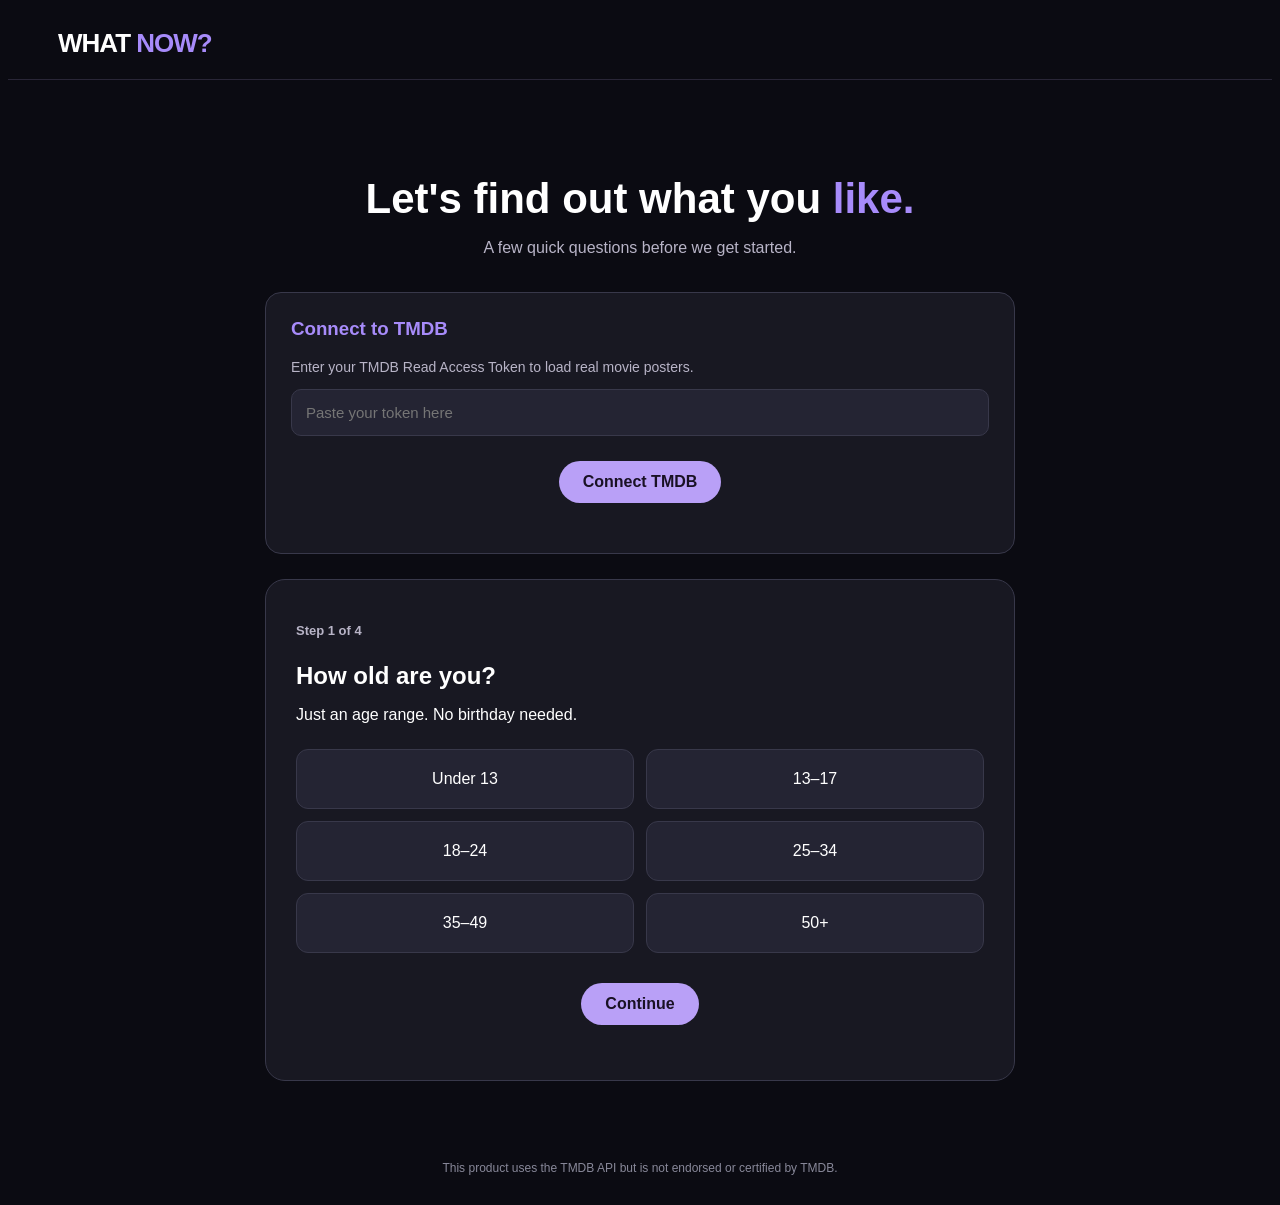
<file: index.html>
<!DOCTYPE html>
<html lang="en">
<head>
    <meta charset="UTF-8">
    <meta name="viewport" content="width=device-width, initial-scale=1.0">
    <title>WHAT NOW? — Tonight</title>
    <link rel="stylesheet" href="style.css?v=2">
</head>

<body>

    <header class="site-header">

        <h1 class="logo">
            WHAT <span>NOW?</span>
        </h1>

        <nav class="navigation">
            <a href="index.html" class="active">Tonight</a>
            <a href="roulette.html">Roulette</a>
            <a href="my-roulette.html">Your Roulette</a>
            <a href="library.html">Library</a>
            <a href="dna.html">Movie DNA</a>
        </nav>

    </header>

    <main>

        <section class="hero">
    <h2>Movie night, <span>solved.</span></h2>

    <p>
        Stop scrolling. Start watching.
        Discover your next favorite movie or show in seconds.
    </p>
</section>

<div class="taste-test-link">
    <a href="taste.html" class="taste-test-button">
        TAKE THE TASTE TEST
    </a>
</div>


        <form id="finder">

            
<fieldset class="mood-section">
    <legend>1. Mood</legend>

    <div class="mood-grid">
        <label class="mood-card">
            <input type="radio" name="mood" value="Funny">
            😂 Funny
        </label>

        <label class="mood-card">
            <input type="radio" name="mood" value="Drama">
            🥹 Drama
        </label>

        <label class="mood-card">
            <input type="radio" name="mood" value="Romantic">
            ❤️ Romantic
        </label>

        <label class="mood-card">
            <input type="radio" name="mood" value="Scary">
            👻 Scary
        </label>

        <label class="mood-card">
            <input type="radio" name="mood" value="Sci-Fi">
            🚀 Sci-Fi
        </label>

        <label class="mood-card">
            <input type="radio" name="mood" value="Surprise Me">
            🎲 Surprise Me
        </label>
    </div>
</fieldset>


            
<fieldset>
    <legend>2. Type</legend>

    <div class="mood-grid">
        <label class="mood-card">
            <input type="radio" name="type" value="movie">
            🎬 Movie
        </label>

        <label class="mood-card">
            <input type="radio" name="type" value="tv">
            📺 TV Show
        </label>

        <label class="mood-card">
            <input type="radio" name="type" value="any">
            🎲 I Don't Care
        </label>
    </div>
</fieldset>


            

<fieldset>
    <legend>3. Time</legend>

    <div class="mood-grid time-grid">

        <label class="mood-card">
            <input type="radio" name="time" value="30">
            ⏱️ Under 30 min
        </label>

        <label class="mood-card">
            <input type="radio" name="time" value="60">
            🕐 Under 1 hour
        </label>

        <label class="mood-card">
            <input type="radio" name="time" value="120">
            🎬 Under 2 hours
        </label>

        <label class="mood-card">
            <input type="radio" name="time" value="any">
            ♾️ Any length
        </label>

    </div>
</fieldset>



<fieldset>
    <legend>4. Service</legend>

    <p>Select all the services you have:</p>

    <div class="mood-grid service-grid">

        <label class="mood-card">
            <input type="checkbox" name="service" value="Netflix">
            Netflix
        </label>

        <label class="mood-card">
            <input type="checkbox" name="service" value="Prime Video">
            Prime Video
        </label>

        <label class="mood-card">
            <input type="checkbox" name="service" value="Disney Plus">
            Disney Plus
        </label>

        <label class="mood-card">
            <input type="checkbox" name="service" value="Hulu">
            Hulu
        </label>

        <label class="mood-card">
            <input type="checkbox" name="service" value="Max">
            Max
        </label>

        <label class="mood-card">
            <input type="checkbox" name="service" value="Apple TV">
            Apple TV
        </label>

        <label class="mood-card">
            <input type="checkbox" name="service" value="Peacock">
            Peacock
        </label>

        <label class="mood-card">
            <input type="checkbox" name="service" value="Other">
            Other
        </label>

    </div>

    
<div class="other-container">
    <input
        type="text"
        id="other-service"
        name="other-service"
        placeholder="Write it here..."
        disabled
    >
</div>

</fieldset>


            <fieldset>
               

                <legend>5. Country 🌍</legend>

<label for="country" class="country-label">
    Where are you watching from?
</label>

<select id="country" name="country" required>
                    <option value="">Choose your country</option>

                    <optgroup label="North America">
                        <option value="CA">Canada</option>
                        <option value="MX">Mexico</option>
                        <option value="US">United States</option>
                    </optgroup>

                    <optgroup label="Central America">
                        <option value="BZ">Belize</option>
                        <option value="CR">Costa Rica</option>
                        <option value="SV">El Salvador</option>
                        <option value="GT">Guatemala</option>
                        <option value="HN">Honduras</option>
                        <option value="NI">Nicaragua</option>
                        <option value="PA">Panama</option>
                    </optgroup>

                    <optgroup label="Caribbean">
                        <option value="AG">Antigua and Barbuda</option>
                        <option value="BS">Bahamas</option>
                        <option value="BB">Barbados</option>
                        <option value="CU">Cuba</option>
                        <option value="DO">Dominican Republic</option>
                        <option value="GD">Grenada</option>
                        <option value="HT">Haiti</option>
                        <option value="JM">Jamaica</option>
                        <option value="PR">Puerto Rico</option>
                        <option value="LC">Saint Lucia</option>
                        <option value="TT">Trinidad and Tobago</option>
                    </optgroup>

                    <optgroup label="South America">
                        <option value="AR">Argentina</option>
                        <option value="BO">Bolivia</option>
                        <option value="BR">Brazil</option>
                        <option value="CL">Chile</option>
                        <option value="CO">Colombia</option>
                        <option value="EC">Ecuador</option>
                        <option value="GY">Guyana</option>
                        <option value="PY">Paraguay</option>
                        <option value="PE">Peru</option>
                        <option value="SR">Suriname</option>
                        <option value="UY">Uruguay</option>
                        <option value="VE">Venezuela</option>
                    </optgroup>

                    <optgroup label="Europe">
                        <option value="AT">Austria</option>
                        <option value="BE">Belgium</option>
                        <option value="BG">Bulgaria</option>
                        <option value="HR">Croatia</option>
                        <option value="CZ">Czech Republic</option>
                        <option value="DK">Denmark</option>
                        <option value="FI">Finland</option>
                        <option value="FR">France</option>
                        <option value="DE">Germany</option>
                        <option value="GR">Greece</option>
                        <option value="HU">Hungary</option>
                        <option value="IS">Iceland</option>
                        <option value="IE">Ireland</option>
                        <option value="IT">Italy</option>
                        <option value="NL">Netherlands</option>
                        <option value="NO">Norway</option>
                        <option value="PL">Poland</option>
                        <option value="PT">Portugal</option>
                        <option value="RO">Romania</option>
                        <option value="RS">Serbia</option>
                        <option value="SK">Slovakia</option>
                        <option value="ES">Spain</option>
                        <option value="SE">Sweden</option>
                        <option value="CH">Switzerland</option>
                        <option value="UA">Ukraine</option>
                        <option value="GB">United Kingdom</option>
                    </optgroup>

                    <optgroup label="Middle East">
                        <option value="IL">Israel</option>
                        <option value="QA">Qatar</option>
                        <option value="SA">Saudi Arabia</option>
                        <option value="TR">Turkey</option>
                        <option value="AE">United Arab Emirates</option>
                    </optgroup>

                    <optgroup label="Asia">
                        <option value="CN">China</option>
                        <option value="HK">Hong Kong</option>
                        <option value="IN">India</option>
                        <option value="ID">Indonesia</option>
                        <option value="JP">Japan</option>
                        <option value="MY">Malaysia</option>
                        <option value="PK">Pakistan</option>
                        <option value="PH">Philippines</option>
                        <option value="SG">Singapore</option>
                        <option value="KR">South Korea</option>
                        <option value="TW">Taiwan</option>
                        <option value="TH">Thailand</option>
                        <option value="VN">Vietnam</option>
                    </optgroup>

                    <optgroup label="Africa">
                        <option value="EG">Egypt</option>
                        <option value="GH">Ghana</option>
                        <option value="KE">Kenya</option>
                        <option value="MA">Morocco</option>
                        <option value="NG">Nigeria</option>
                        <option value="ZA">South Africa</option>
                    </optgroup>

                    <optgroup label="Oceania">
                        <option value="AU">Australia</option>
                        <option value="NZ">New Zealand</option>
                    </optgroup>
                </select>
            </fieldset>

            <button type="submit">FIND MY PERFECT WATCH</button>

        </form>

        <section id="results" hidden>
            <h2>Tonight's picks</h2>

            <article>
                <h3>The Safe Bet</h3>
                <p>A crowd-pleaser that fits your mood.</p>
                <p>Your pick will appear here.</p>
            </article>

            <article>
                <h3>The Wildcard</h3>
                <p>A curveball you might not expect.</p>
                <p>Your pick will appear here.</p>
            </article>

            <article>
                <h3>The Hidden Gem</h3>
                <p>A great title most people missed.</p>
                <p>Your pick will appear here.</p>
            </article>

<button type="button" id="try-more" hidden>
    TRY 3 MORE ↻
</button>

        </section>

    </main>


   <footer>
    <p class="tmdb-disclaimer">
        This product uses the TMDB API but is not endorsed or certified by TMDB.
    </p>
</footer>
<script src="script.js"></script>
<script src="tonight.js"></script>
</body>
</html>
</file>
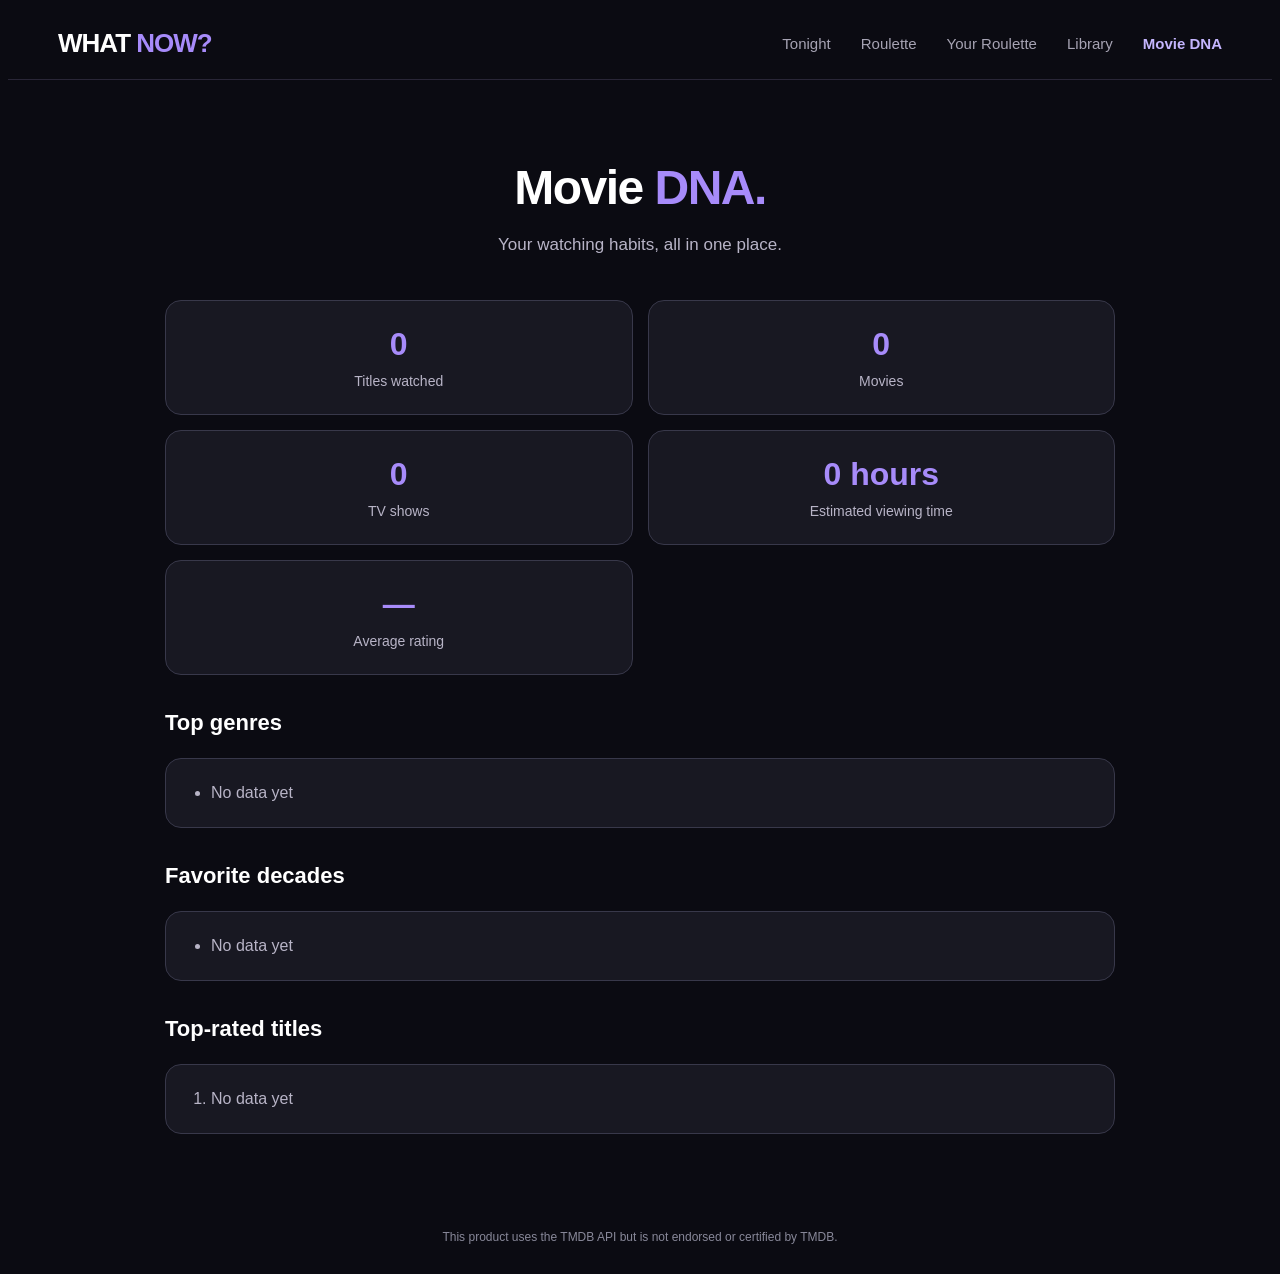
<file: dna.html>
<!doctype html>
<html lang="en">
  <head>
    <meta charset="UTF-8" />
    <meta name="viewport" content="width=device-width, initial-scale=1.0" />
    <title>Movie DNA — WHAT NOW?</title>
    <link rel="stylesheet" href="style.css">
  </head>
  <body>

    
<header class="site-header">
    <h1 class="logo">WHAT <span>NOW?</span></h1>

    <nav class="navigation">
        <a href="index.html">Tonight</a>
        <a href="roulette.html">Roulette</a>
        <a href="my-roulette.html">Your Roulette</a>
        <a href="library.html">Library</a>
        <a href="dna.html" class="active">Movie DNA</a>
    </nav>
</header>


    
<main class="dna-page">
    <h2>Movie <span>DNA.</span></h2>
<p>Your watching habits, all in one place.</p>

 
<dl class="dna-stats">

    <div class="stat-card">
        <dt>Titles watched</dt>
        <dd>0</dd>
    </div>

    <div class="stat-card">
        <dt>Movies</dt>
        <dd>0</dd>
    </div>

    <div class="stat-card">
        <dt>TV shows</dt>
        <dd>0</dd>
    </div>

    <div class="stat-card">
        <dt>Estimated viewing time</dt>
        <dd>0 hours</dd>
    </div>

    <div class="stat-card">
        <dt>Average rating</dt>
        <dd>—</dd>
    </div>

</dl>


      <h3>Top genres</h3>
  <ul id="dna-genres">
    <li>No data yet</li>
  </ul>

  <h3>Favorite decades</h3>
  <ul id="dna-decades">
    <li>No data yet</li>
  </ul>

  <h3>Top-rated titles</h3>
  <ol id="dna-top">
    <li>No data yet</li>
  </ol>
    </main>

    <footer>
  <p class="tmdb-disclaimer">
    This product uses the TMDB API but is not endorsed or certified by TMDB.
  </p>
</footer>

  </body>
</html>
</file>
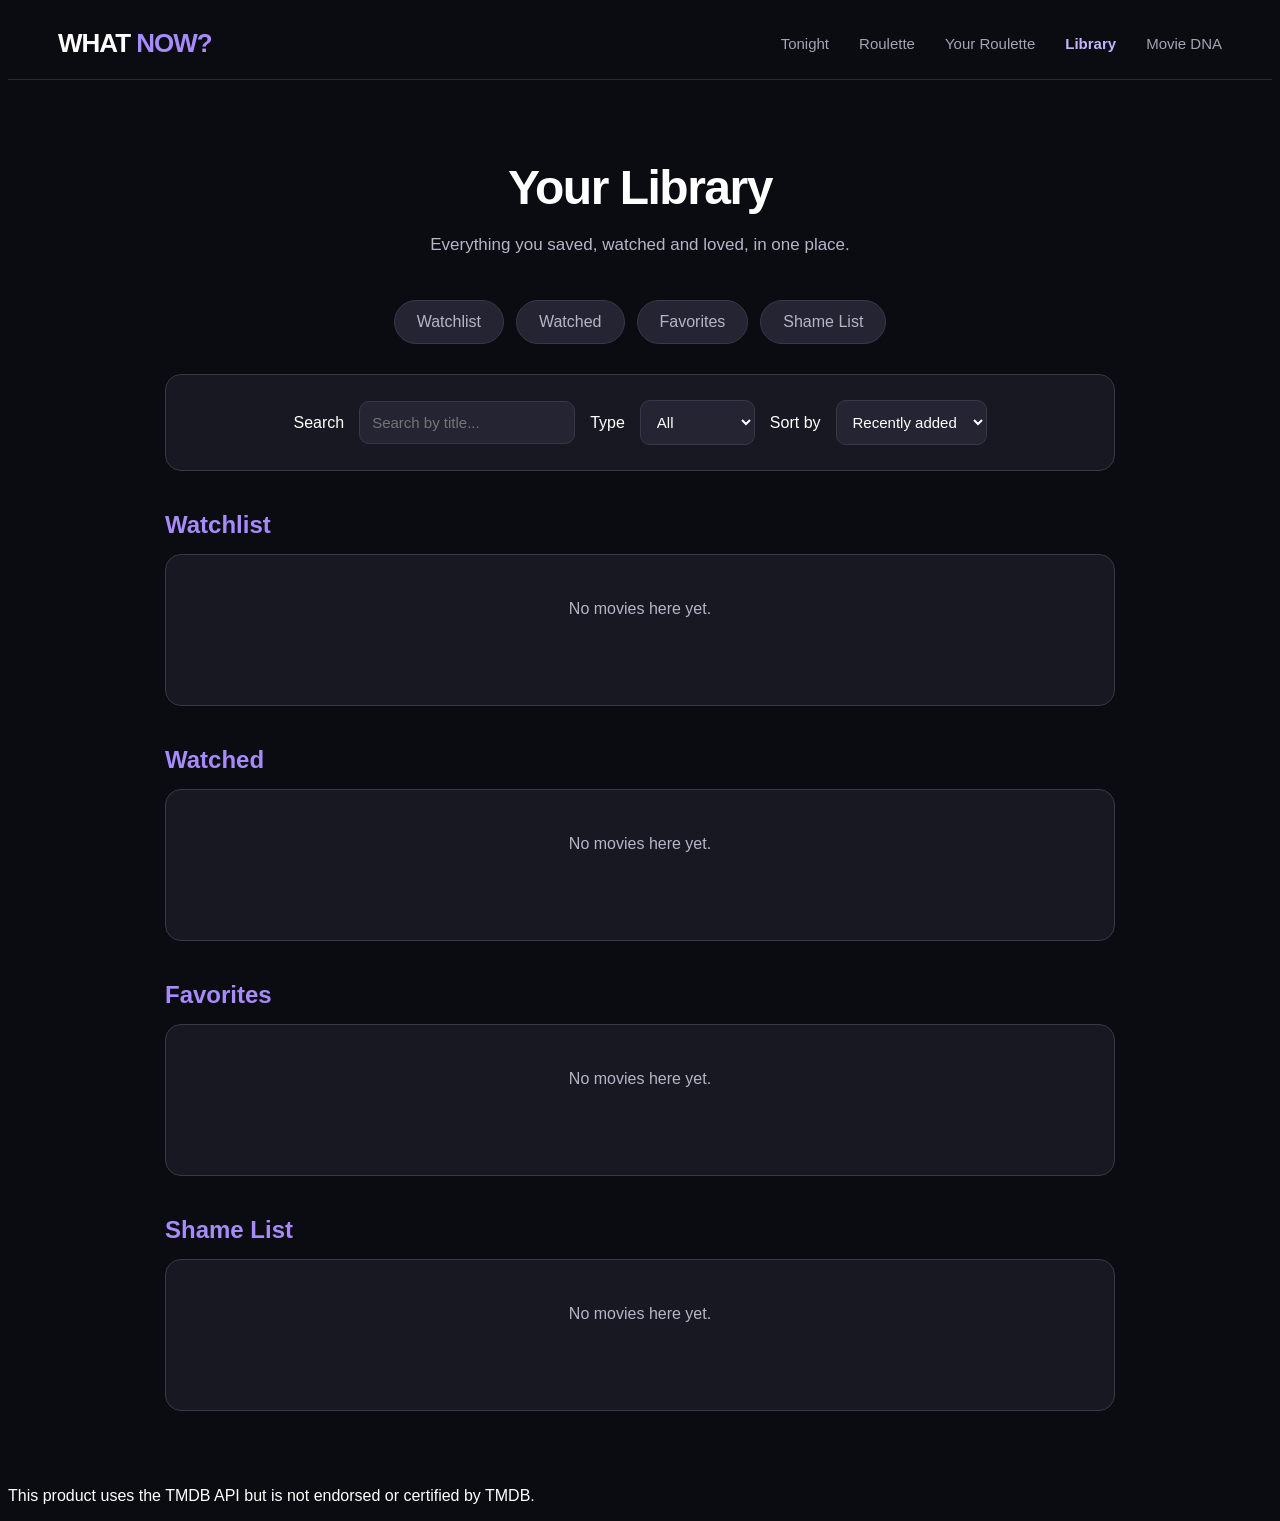
<file: library.html>
<!doctype html>
<html lang="en">
  <head>
    <meta charset="UTF-8" />
    <meta name="viewport" content="width=device-width, initial-scale=1.0" />
    <title>Library — WHAT NOW?</title>
    <link rel="stylesheet" href="style.css">
  </head>
  <body>

    
<header class="site-header">
    <h1 class="logo">WHAT <span>NOW?</span></h1>

    <nav class="navigation">
        <a href="index.html">Tonight</a>
        <a href="roulette.html">Roulette</a>
        <a href="my-roulette.html">Your Roulette</a>
        <a href="library.html" class="active">Library</a>
        <a href="dna.html">Movie DNA</a>
    </nav>
</header>


    <main class="library-page">
      <h2>Your Library</h2>
      <p>Everything you saved, watched and loved, in one place.</p>

      <nav>
        <a href="#watchlist">Watchlist</a>
        <a href="#watched">Watched</a>
        <a href="#favorites">Favorites</a>
        <a href="#shame">Shame List</a>
      </nav>

       <form>
        <label for="search">Search</label>
<input type="search" id="search" name="search" placeholder="Search by title..." autocomplete="off" />

        <label for="kind">Type</label>
        <select id="kind">
          <option>All</option>
          <option>Movies</option>
          <option>TV Shows</option>
        </select>

        <label for="sort">Sort by</label>
        <select id="sort">
          <option>Recently added</option>
          <option>Rating</option>
          <option>Title</option>
        </select>
      </form>

      <h3 id="watchlist">Watchlist</h3>
            <ul id="list-watchlist"></ul>   
      <h3 id="watched">Watched</h3>
            <ul id="list-watched"></ul>
      <h3 id="favorites">Favorites</h3>
            <ul id="list-favorites"></ul>
      <h3 id="shame">Shame List</h3>
            <ul id="list-shame"></ul>
    </main>

    <footer>
      <p>This product uses the TMDB API but is not endorsed or certified by TMDB.</p>
    </footer>

<script src="library.js"></script>
  </body>
</html>
</file>
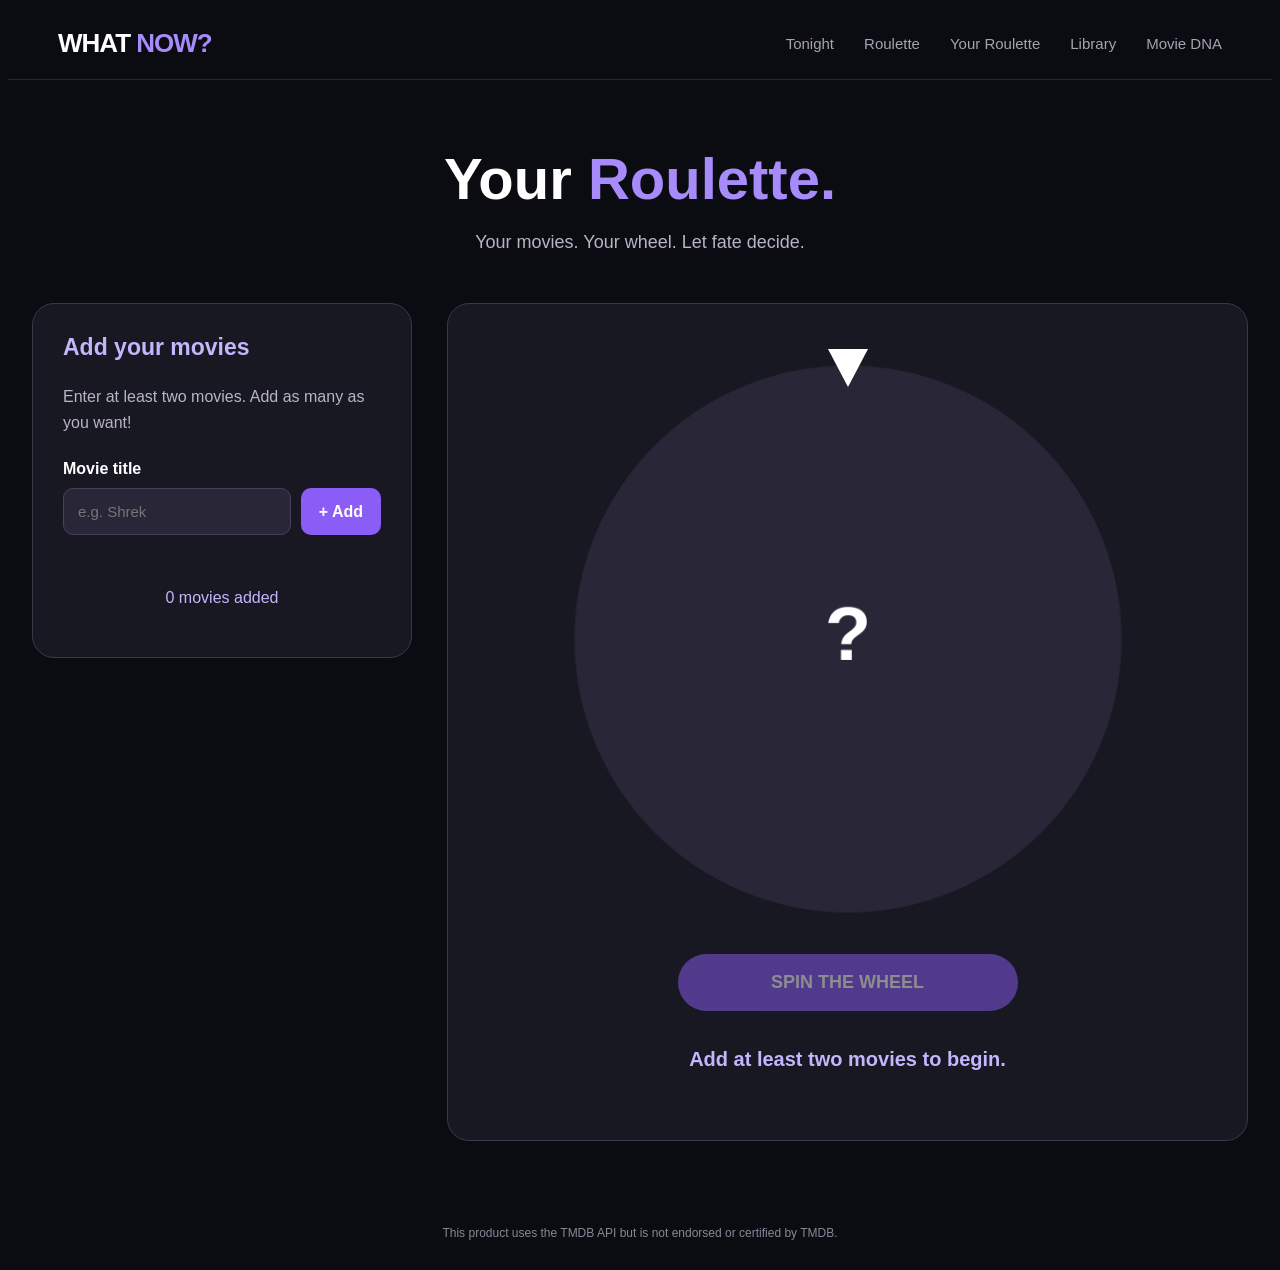
<file: my-roulette.html>
<!doctype html>
<html lang="en">

<head>
  <meta charset="UTF-8">
  <meta name="viewport"
        content="width=device-width, initial-scale=1.0">

  <title>Your Roulette — WHAT NOW?</title>

  <link rel="stylesheet" href="style.css">
  <link rel="stylesheet" href="my-roulette.css">
</head>

<body>

  <header class="site-header">

    <h1 class="logo">
      WHAT <span>NOW?</span>
    </h1>

    <nav class="navigation">
      <a href="index.html">Tonight</a>
      <a href="roulette.html">Roulette</a>
      <a href="my-roulette.html">Your Roulette</a>
      <a href="library.html">Library</a>
      <a href="dna.html">Movie DNA</a>
    </nav>

  </header>

  <main class="custom-roulette-page">

    <h2>Your <span>Roulette.</span></h2>

    <p class="custom-roulette-intro">
      Your movies. Your wheel. Let fate decide.
    </p>

    <section class="custom-roulette-layout">

      <div class="custom-roulette-panel">

        <h3>Add your movies</h3>

        <p>
          Enter at least two movies.
          Add as many as you want!
        </p>

        <form id="custom-movie-form">

          <label for="custom-movie-input">
            Movie title
          </label>

          <div class="custom-input-row">

            <input
              id="custom-movie-input"
              type="text"
              placeholder="e.g. Shrek"
              maxlength="100"
              required
            >

            <button type="submit">
              + Add
            </button>

          </div>

        </form>

        <ul id="custom-movie-list"></ul>

        <p id="custom-movie-count">
          0 movies added
        </p>

      </div>

      <div class="custom-roulette-panel">

        <div class="custom-wheel-container">

          <div class="custom-wheel-pointer"></div>

          <canvas
            id="custom-wheel"
            width="600"
            height="600"
            aria-label="Movie selection wheel"
          ></canvas>

        </div>

        <button
          type="button"
          id="custom-spin"
          disabled
        >
          SPIN THE WHEEL
        </button>

        <div
          id="custom-winner"
          role="status"
          aria-live="polite"
        >
          Add at least two movies to begin.
        </div>

      </div>

    </section>

  </main>

  <footer>
    <p class="tmdb-disclaimer">
      This product uses the TMDB API but is not
      endorsed or certified by TMDB.
    </p>
  </footer>

  <script src="my-roulette.js"></script>

</body>
</html>
</file>
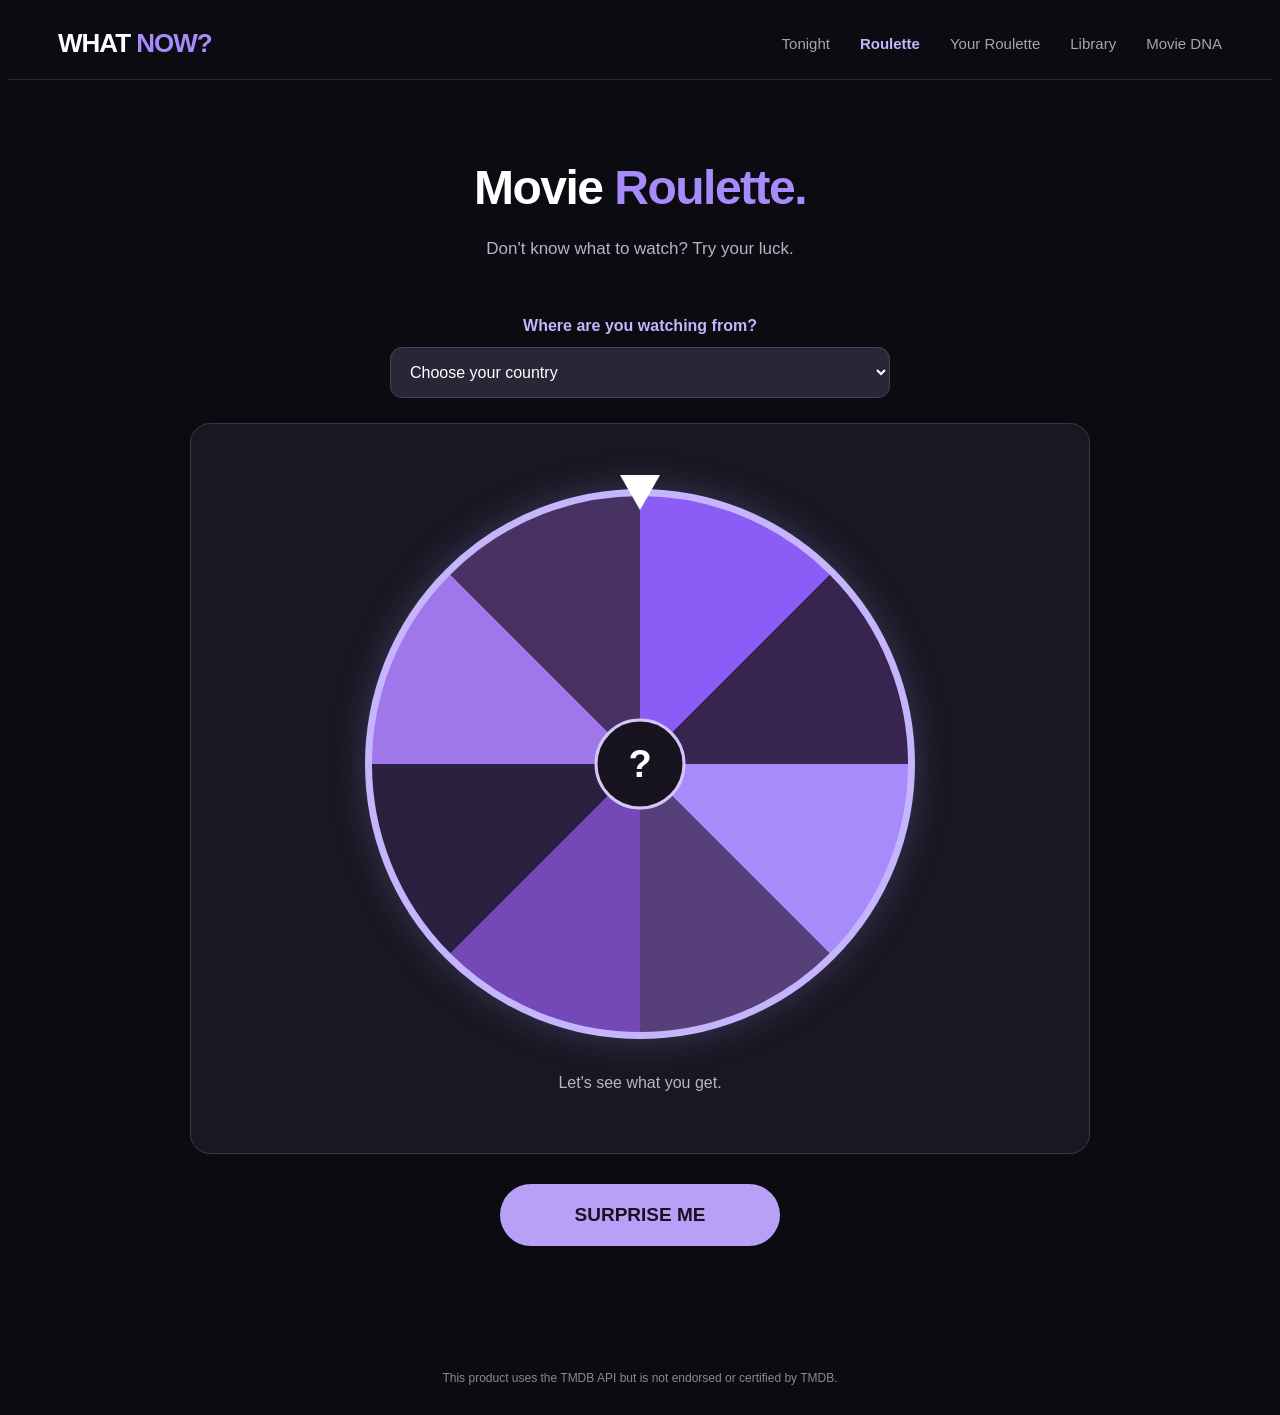
<file: roulette.html>
<!doctype html>
<html lang="en">

<head>
    <meta charset="UTF-8">
    <meta name="viewport" content="width=device-width, initial-scale=1.0">
    <title>Roulette — WHAT NOW?</title>
<link rel="stylesheet" href="style.css?v=roulette3"></head>

<body>

    <header class="site-header">

        <h1 class="logo">
            WHAT <span>NOW?</span>
        </h1>

        <nav class="navigation">
            <a href="index.html">Tonight</a>
            <a href="roulette.html" class="active">Roulette</a>
            <a href="my-roulette.html">Your Roulette</a>
            <a href="library.html">Library</a>
            <a href="dna.html">Movie DNA</a>
        </nav>

    </header>

    <main>

        <section class="hero roulette-hero">
            <h2>Movie <span>Roulette.</span></h2>
            <p>Don't know what to watch? Try your luck.</p>
        </section>

        <section class="roulette-section">

<div class="roulette-country-box">
  <label for="roulette-country">
    Where are you watching from?
  </label>

  <select id="roulette-country">
    <option value="">Choose your country</option>
    <option value="US">United States</option>
    <option value="ES">Spain</option>
    <option value="GB">United Kingdom</option>
    <option value="CA">Canada</option>
    <option value="MX">Mexico</option>
    <option value="FR">France</option>
    <option value="DE">Germany</option>
    <option value="IT">Italy</option>
    <option value="PT">Portugal</option>
    <option value="BR">Brazil</option>
    <option value="AR">Argentina</option>
    <option value="CO">Colombia</option>
    <option value="AU">Australia</option>
    <option value="IN">India</option>
    <option value="JP">Japan</option>
  </select>
</div>


            <div class="roulette-card">

                
<div class="roulette-wheel-container">

    <div class="roulette-pointer"></div>

    <div id="roulette-wheel" class="roulette-wheel">
        <div class="roulette-center">?</div>
    </div>

</div>


                <p>Let's see what you get.</p>

            </div>

            <button type="button" id="spin">
                SURPRISE ME
            </button>

            <article id="pick" class="roulette-result">

                <h3>Your pick</h3>
                <p>Nothing picked yet.</p>

                <div class="roulette-actions">
                    <button type="button" id="accept">Watch This</button>
                    <button type="button" id="reroll">Try Again</button>
                    <button type="button" id="save">Save</button>
                    <button type="button" id="reject">Not Interested</button>
                    <buttof<section class="roulette-section"> type="button" id="watched">Already Watched</button>
                </div>

            </article>

        </section>

    </main>

    <footer>
        <p class="tmdb-disclaimer">
            This product uses the TMDB API but is not endorsed or certified by TMDB.
        </p>
    </footer>
<script src="roulette.js"></script>
</body>
</html>
</file>
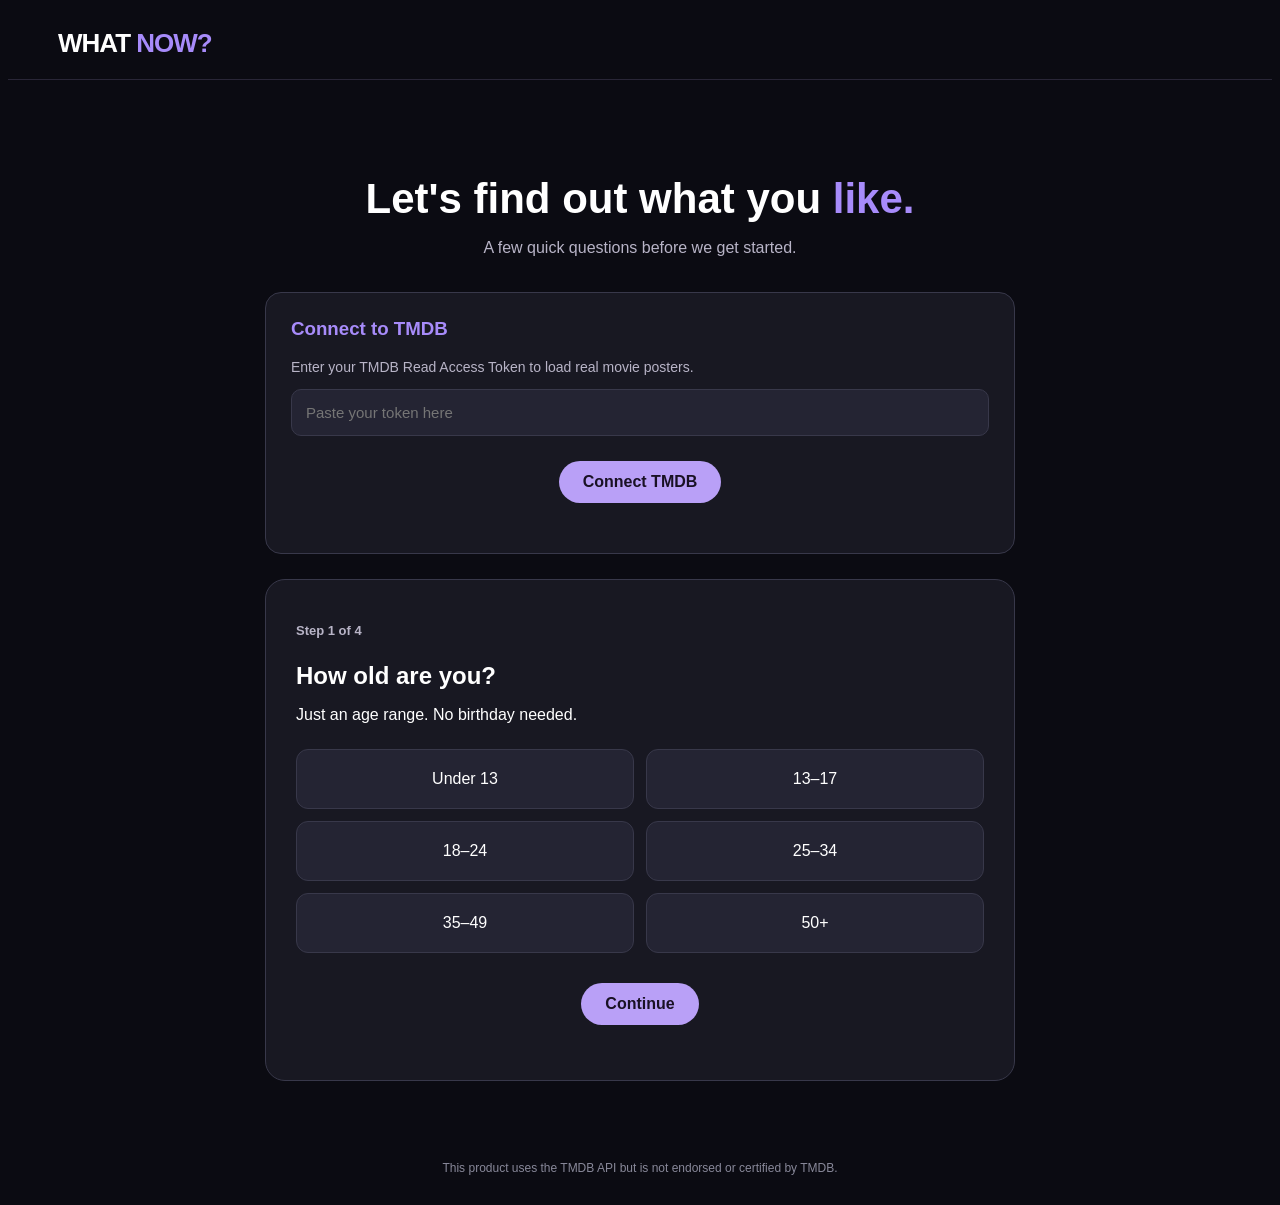
<file: taste.html>
<!doctype html>
<html lang="en">

<head>
    <meta charset="UTF-8">
    <meta name="viewport"
          content="width=device-width, initial-scale=1.0">

    <title>Taste Test — WHAT NOW?</title>
    <link rel="stylesheet" href="style.css">
</head>

<body>

    <header class="site-header">
        <h1 class="logo">
            WHAT <span>NOW?</span>
        </h1>
    </header>

    <main class="taste-page">

        <section class="taste-intro">
            <h2>Let's find out what you <span>like.</span></h2>
            <p>A few quick questions before we get started.</p>
        </section>

<!-- TMDB SETUP -->

<section class="tmdb-setup" id="tmdb-setup">

    <h3>Connect to TMDB</h3>

    <p>
        Enter your TMDB Read Access Token
        to load real movie posters.
    </p>

    <input
        type="password"
        id="tmdb-token"
        placeholder="Paste your token here"
        autocomplete="off"
    >

    <button type="button" id="save-token">
        Connect TMDB
    </button>

    <p id="tmdb-status"></p>

</section>

        <section class="taste-card">

            <p class="taste-progress">Step 1 of 4</p>

            <!-- STEP 1: AGE -->

            <div id="taste-age">

                <h3>How old are you?</h3>
                <p>Just an age range. No birthday needed.</p>

                <div class="taste-options">

                    <label class="mood-card">
                        <input type="radio" name="age" value="under13">
                        Under 13
                    </label>

                    <label class="mood-card">
                        <input type="radio" name="age" value="13-17">
                        13–17
                    </label>

                    <label class="mood-card">
                        <input type="radio" name="age" value="18-24">
                        18–24
                    </label>

                    <label class="mood-card">
                        <input type="radio" name="age" value="25-34">
                        25–34
                    </label>

                    <label class="mood-card">
                        <input type="radio" name="age" value="35-49">
                        35–49
                    </label>

                    <label class="mood-card">
                        <input type="radio" name="age" value="50plus">
                        50+
                    </label>

                </div>

            </div>

            <!-- STEP 2: GENRES -->

            <div id="taste-genres" hidden>

                
<h3>What do you like watching?</h3>

<p>Tell us what you like and what you don't.</p>

<div class="taste-instructions">
    <p><strong>How to choose:</strong></p>
    <p>1 click = Like</p>
    <p>2 clicks = Dislike</p>
    <p>3 clicks = Neutral</p>
</div>


                <div class="taste-options">

                    <button type="button"
                            class="genre-card"
                            data-genre="Comedy"
                            data-preference="neutral">
                        Comedy
                        <span>Neutral</span>
                    </button>

                    <button type="button"
                            class="genre-card"
                            data-genre="Romance"
                            data-preference="neutral">
                        Romance
                        <span>Neutral</span>
                    </button>

                    <button type="button"
                            class="genre-card"
                            data-genre="Drama"
                            data-preference="neutral">
                        Drama
                        <span>Neutral</span>
                    </button>

                    <button type="button"
                            class="genre-card"
                            data-genre="Horror"
                            data-preference="neutral">
                        Horror
                        <span>Neutral</span>
                    </button>

                    <button type="button"
                            class="genre-card"
                            data-genre="Thriller"
                            data-preference="neutral">
                        Thriller
                        <span>Neutral</span>
                    </button>

                    <button type="button"
                            class="genre-card"
                            data-genre="Mystery"
                            data-preference="neutral">
                        Mystery
                        <span>Neutral</span>
                    </button>

                    <button type="button"
                            class="genre-card"
                            data-genre="Action"
                            data-preference="neutral">
                        Action
                        <span>Neutral</span>
                    </button>

                    <button type="button"
                            class="genre-card"
                            data-genre="Sci-Fi"
                            data-preference="neutral">
                        Sci-Fi
                        <span>Neutral</span>
                    </button>

                </div>

            </div>

<!-- STEP 3: SUBGENRES -->

<div id="taste-subgenres" hidden>

    <h3>What kind of movies do you like?</h3>

    <p>
        Let's get a little more specific.
        Leave anything you're unsure about as Neutral.
    </p>

    <div class="taste-instructions">
        <p>How to choose:</p>
        <p>1 click = Like</p>
        <p>2 clicks = Dislike</p>
        <p>3 clicks = Neutral</p>
    </div>

    <div id="subgenre-options"></div>

</div>

<!-- STEP 4: MOVIE RATINGS -->

<div id="taste-movies" hidden>

    <h3>Seen any of these?</h3>

    <p>
        Select the movies you've watched.
        Then rate them from 1 to 10.
    </p>

    <p id="movie-status">
        Loading movies...
    </p>

    <div id="movie-options" class="movie-grid"></div>

    <button type="button" id="more-movies">
        Show me 10 more
    </button>

<button type="button" id="personalized-movies">
    Find 5 More for Me
</button>


</div>


            <!-- CONTINUE BUTTON -->

            <button type="button" id="taste-next">
                Continue
            </button>

        </section>

    </main>

    <footer>
        <p class="tmdb-disclaimer">
            This product uses the TMDB API but is not
            endorsed or certified by TMDB.
        </p>
    </footer>

    <script src="script.js"></script>

</body>
</html>
</file>
<file: style.css>
body {
  background-color: #0B0B12;
  color: white;
  font-family: Arial, sans-serif;
}

a {
  color: #8B5CF6;
}

a:hover {
  color: white;
}


button {
  background-color: #8B5CF6;
  color: white;
  border: none;
  border-radius: 999px;
  padding: 12px 24px;
  font-size: 16px;
  font-weight: bold;
  cursor: pointer;
  display: block;
  margin: 25px auto;
  transition: background-color 0.2s;
}

button:hover {
  background-color: #A78BFA;
}

fieldset {
  background-color: #181822;
  border: 1px solid #333344;
  border-radius: 16px;
  padding: 20px;
  margin: 15px auto;
  max-width: 750px;
}


legend {
  color: #A78BFA;
  font-weight: bold;
  padding: 0 10px;
}

fieldset:hover {
  border-color: #8B5CF6;
}

input[type="radio"],
input[type="checkbox"] {
  accent-color: #8B5CF6;
  cursor: pointer;
}

label {
  cursor: pointer;
}

/* MOOD SECTION */

.mood-grid {
  display: grid;
  grid-template-columns: repeat(3, 1fr);
  gap: 12px;
  margin-top: 10px;
}

.mood-card {
  background-color: #242433;
  border: 1px solid #38384A;
  border-radius: 12px;
  padding: 20px 10px;
  text-align: center;
  cursor: pointer;
  transition: 0.2s;
}

.mood-card:hover {
  background-color: #34344A;
  border-color: #8B5CF6;
}

.mood-card input {
  accent-color: #8B5CF6;
}

/* SELECTED MOOD */

.mood-card:has(input:checked) {
  background-color: #49347B;
  border-color: #A78BFA;
}

/* SMALL SCREENS */

@media (max-width: 500px) {
  .mood-grid {
    grid-template-columns: repeat(2, 1fr);
  }
}
.mood-card input[type="radio"] {
  position: absolute;
  opacity: 0;
  width: 1px;
  height: 1px;
}
.time-grid {
  grid-template-columns: repeat(2, 1fr);
}

/* SERVICE SECTION */

.service-grid {
  grid-template-columns: repeat(2, 1fr);
}

/* Hide the original checkbox squares */

.mood-card input[type="checkbox"] {
  position: absolute;
  opacity: 0;
  width: 1px;
  height: 1px;
}

/* Style the Other text box */

#other-service {
  display: block;
  margin: 15px auto 0;
  padding: 12px;
  width: 80%;
  max-width: 350px;
  background-color: #242433;
  color: white;
  border: 1px solid #38384A;
  border-radius: 8px;
}

/* Make keyboard focus visible */

.mood-card:has(input:focus-visible) {
  outline: 2px solid #C4B5FD;
  outline-offset: 3px;
}

/* Hide the Other text box by default */

.other-container {
  display: none;
}

/* Show the box when Other is selected */

fieldset:has(input[value="Other"]:checked) .other-container {
  display: block;
}

/* COUNTRY SECTION */

.country-label {
  display: block;
  color: #B8B4C7;
  font-size: 14px;
  margin-bottom: 12px;
}

#country {
  display: block;
  width: 100%;
  box-sizing: border-box;
  padding: 16px;
  background-color: #242433;
  color: white;
  border: 1px solid #38384A;
  border-radius: 12px;
  font-size: 16px;
  cursor: pointer;
  transition: 0.2s;
}

#country:hover {
  border-color: #8B5CF6;
}

#country:focus {
  outline: 2px solid #A78BFA;
  outline-offset: 2px;
}

#country option,
#country optgroup {
  background-color: #242433;
  color: white;
}

/* HEADER */

.site-header {
  display: flex;
  justify-content: space-between;
  align-items: center;
  padding: 20px 50px;
  border-bottom: 1px solid #292637;
}

.logo {
  font-size: 26px;
  font-weight: bold;
  margin: 0;
  letter-spacing: -1px;
}

.logo span {
  color: #A78BFA;
}

/* NAVIGATION */

.navigation {
  display: flex;
  gap: 30px;
}

.navigation a {
  color: #A6A3B3;
  text-decoration: none;
  font-size: 15px;
  transition: color 0.2s;
}

.navigation a:hover {
  color: white;
}

.navigation a.active {
  color: #C4B5FD;
  font-weight: bold;
}

/* HERO SECTION */

.hero {
  text-align: center;
  padding: 80px 20px 60px;
}

.hero h2 {
  font-size: 48px;
  font-weight: bold;
  margin: 0 0 20px;
  letter-spacing: -1.5px;
}

.hero h2 span {
  color: #A78BFA;
}

.hero p {
  color: #B8B4C7;
  font-size: 17px;
  line-height: 1.6;
  max-width: 650px;
  margin: 0 auto;
}
/* TMDB DISCLAIMER */

.tmdb-disclaimer {
  text-align: center;
  color: #888899;
  font-size: 12px;
  margin: 20px auto 30px;
  padding: 0 15px;
}

/* MOVIE ROULETTE */

.roulette-hero {
  padding-bottom: 35px;
}

.roulette-section {
  display: flex;
  flex-direction: column;
  align-items: center;
  padding: 0 20px 60px;
}

.roulette-card {
  background-color: #181822;
  border: 1px solid #38384A;
  border-radius: 20px;
  padding: 45px 30px;
  width: 100%;
  max-width: 340px;
  box-sizing: border-box;
  text-align: center;
}

.roulette-icon {
  color: #A78BFA;
  font-size: 55px;
  margin-bottom: 20px;
}

.roulette-card p {
  color: #B8B4C7;
  font-size: 16px;
}

#spin {
  background-color: #B9A0F7;
  color: #191124;
  padding: 15px 40px;
  margin-top: 30px;
  font-size: 16px;
  font-weight: bold;
}

#spin:hover {
  background-color: #D0BFFF;
}

/* RESULT AREA */

.roulette-result {
  display: none;
  background-color: #181822;
  border: 1px solid #38384A;
  border-radius: 16px;
  padding: 25px;
  margin-top: 30px;
  width: 100%;
  max-width: 400px;
  box-sizing: border-box;
  text-align: center;
}

.roulette-actions {
  display: flex;
  flex-wrap: wrap;
  justify-content: center;
  gap: 10px;
}

.roulette-actions button {
  margin: 0;
  font-size: 13px;
  padding: 10px 16px;
}
.roulette-section {
  display: flex;
  flex-direction: column;
  align-items: center;
  padding: 0 20px 60px;
}
.roulette-card {
  background-color: #181822;
  border: 1px solid #38384A;
  border-radius: 20px;
  padding: 45px 30px;
  width: 100%;
  max-width: 340px;
  box-sizing: border-box;
  text-align: center;
}
#spin {
  background-color: #B9A0F7;
  color: #191124;
}
.roulette-result {
  display: none;
}

.roulette-actions {
  display: flex;
  flex-wrap: wrap;
  justify-content: center;
  gap: 10px;
}

/* =========================
   LIBRARY PAGE
   ========================= */

.library-page {
  max-width: 950px;
  margin: 0 auto;
  padding: 60px 20px;
}

/* LIBRARY TITLE */

.library-page h2 {
  font-size: 48px;
  text-align: center;
  margin: 20px 0;
  letter-spacing: -1.5px;
}

.library-page > p {
  color: #B8B4C7;
  font-size: 17px;
  text-align: center;
  margin-bottom: 45px;
}

/* COLLECTION NAVIGATION */

.library-page nav {
  display: flex;
  justify-content: center;
  flex-wrap: wrap;
  gap: 12px;
  margin-bottom: 30px;
}

.library-page nav a {
  background-color: #242433;
  color: #B8B4C7;
  text-decoration: none;
  padding: 12px 22px;
  border: 1px solid #38384A;
  border-radius: 999px;
  transition: 0.2s;
}

.library-page nav a:hover {
  background-color: #49347B;
  border-color: #A78BFA;
  color: white;
}

/* SEARCH AND FILTERS */

.library-page form {
  display: flex;
  flex-wrap: wrap;
  align-items: center;
  justify-content: center;
  gap: 15px;
  background-color: #181822;
  border: 1px solid #38384A;
  border-radius: 16px;
  padding: 25px;
  margin-bottom: 40px;
}

.library-page input,
.library-page select {
  background-color: #242433;
  color: white;
  border: 1px solid #38384A;
  border-radius: 10px;
  padding: 12px;
  font-size: 15px;
}

.library-page input:focus,
.library-page select:focus {
  outline: 2px solid #A78BFA;
}

/* COLLECTION HEADINGS */

.library-page h3 {
  font-size: 24px;
  color: #A78BFA;
  margin-top: 40px;
  margin-bottom: 15px;
}

/* COLLECTION LISTS */

.library-page ul {
  list-style: none;
  padding: 25px;
  margin: 0;
  min-height: 100px;
  background-color: #181822;
  border: 1px solid #38384A;
  border-radius: 16px;
}

/* MOBILE */

@media (max-width: 650px) {
  .library-page {
    padding: 40px 15px;
  }

  .library-page h2 {
    font-size: 34px;
  }

  .library-page form {
    flex-direction: column;
    align-items: stretch;
  }

  .library-page input,
  .library-page select {
    width: 100%;
    box-sizing: border-box;
  }
}


/* MOVIE DNA PAGE */

.dna-page {
  max-width: 950px;
  margin: 0 auto;
  padding: 60px 20px;
}

/* TITLE */

.dna-page h2 {
  font-size: 48px;
  text-align: center;
  margin: 20px 0;
  letter-spacing: -1.5px;
}

.dna-page h2 span {
  color: #A78BFA;
}

.dna-page > p {
  color: #B8B4C7;
  font-size: 17px;
  text-align: center;
  margin-bottom: 45px;
}

/* STATISTICS GRID */

.dna-stats {
  display: grid;
  grid-template-columns: repeat(2, 1fr);
  gap: 15px;
}

/* INDIVIDUAL CARDS */

.stat-card {
  display: flex;
  flex-direction: column;
  align-items: center;
  background-color: #181822;
  border: 1px solid #38384A;
  border-radius: 16px;
  padding: 25px;
}

/* NUMBERS */

.stat-card dd {
  color: #A78BFA;
  font-size: 32px;
  font-weight: bold;
  margin: 0 0 10px;
  order: -1;
}

/* LABELS */

.stat-card dt {
  color: #B8B4C7;
  font-size: 14px;
  text-align: center;
}

/* OTHER SECTIONS */

.dna-page h3 {
  color: white;
  font-size: 22px;
  margin-top: 35px;
}

.dna-page ul,
.dna-page ol {
  background-color: #181822;
  border: 1px solid #38384A;
  border-radius: 16px;
  padding: 25px 25px 25px 45px;
  color: #B8B4C7;
}

/* MOBILE */

@media (max-width: 650px) {
  .dna-page {
    padding: 40px 15px;
  }

  .dna-page h2 {
    font-size: 34px;
  }

  .dna-stats {
    grid-template-columns: 1fr;
  }
}

/* TASTE TEST PAGE */

.taste-page {
  max-width: 750px;
  margin: 0 auto;
  padding: 60px 20px;
}

/* INTRODUCTION */

.taste-intro {
  text-align: center;
  margin-bottom: 35px;
}

.taste-intro h2 {
  font-size: 42px;
  margin-bottom: 15px;
}

.taste-intro h2 span {
  color: #A78BFA;
}

.taste-intro p {
  color: #B8B4C7;
  font-size: 16px;
}

/* QUESTION CARD */

.taste-card {
  background-color: #181822;
  border: 1px solid #38384A;
  border-radius: 20px;
  padding: 30px;
}

.taste-progress {
  color: #A78BFA;
  font-size: 13px;
  font-weight: bold;
}

.taste-card h3 {
  font-size: 24px;
  margin-bottom: 10px;
}

.taste-card > p {
  color: #B8B4C7;
}

/* AGE OPTIONS */

.taste-options {
  display: grid;
  grid-template-columns: repeat(2, 1fr);
  gap: 12px;
  margin-top: 25px;
}

/* CONTINUE BUTTON */

#taste-next {
  background-color: #B9A0F7;
  color: #191124;
  margin-top: 30px;
}

#taste-next:hover {
  background-color: #D0BFFF;
}

/* MOBILE */

@media (max-width: 600px) {
  .taste-page {
    padding: 35px 15px;
  }

  .taste-intro h2 {
    font-size: 32px;
  }

  .taste-card {
    padding: 20px;
  }
}

/* TEMPORARY TASTE TEST BUTTON */

.taste-test-link {
  text-align: center;
  margin: 0 auto 35px;
}

.taste-test-button {
  display: inline-block;
  background-color: #B9A0F7;
  color: #191124;
  padding: 14px 28px;
  border-radius: 999px;
  text-decoration: none;
  font-size: 15px;
  font-weight: bold;
  transition: background-color 0.2s;
}

.taste-test-button:hover {
  background-color: #D0BFFF;
  color: #191124;
}
/* TASTE TEST STEP VISIBILITY */

#taste-genres[hidden] {
  display: none;
}

#taste-genres {
  margin-top: 25px;
}
#taste-age[hidden] {
  display: none;
}
/* GENRE PREFERENCES */

.genre-card {
  background-color: #242433;
  border: 1px solid #38384A;
  border-radius: 12px;
  padding: 20px 10px;
  color: white;
  cursor: pointer;
  display: flex;
  flex-direction: column;
  align-items: center;
  gap: 6px;
  margin: 0;
  width: 100%;
  font-size: 16px;
}

.genre-card span {
  color: #888899;
  font-size: 13px;
}

.genre-card[data-preference="like"] {
  background-color: #49347B;
  border-color: #A78BFA;
}

.genre-card[data-preference="like"] span {
  color: #C4B5FD;
}

.genre-card[data-preference="dislike"] {
  background-color: #443039;
  border-color: #B77A8A;
}

.genre-card[data-preference="dislike"] span {
  color: #F2AAB8;
}

/* TASTE TEST INSTRUCTIONS */

.taste-instructions {
  background-color: #242433;
  border: 1px solid #38384A;
  border-radius: 12px;
  padding: 12px 18px;
  margin: 20px 0;
}

.taste-instructions p {
  color: #B8B4C7;
  font-size: 14px;
  margin: 6px 0;
}

/* SUBGENRE GROUPS */

.subgenre-group {
  margin-top: 25px;
}

.subgenre-group h4 {
  color: #C4B5FD;
  font-size: 17px;
  margin-bottom: 12px;
}

.subgenre-grid {
  display: grid;
  grid-template-columns: repeat(2, 1fr);
  gap: 12px;
}

/* HIDE INACTIVE STEP */

#taste-subgenres[hidden] {
  display: none;
}

@media (max-width: 500px) {
  .subgenre-grid {
    grid-template-columns: 1fr;
  }
}

/* TMDB SETUP */

.tmdb-setup {
  background-color: #181822;
  border: 1px solid #38384A;
  border-radius: 16px;
  padding: 25px;
  margin: 0 auto 25px;
}

.tmdb-setup h3 {
  color: #A78BFA;
  margin-top: 0;
}

.tmdb-setup p {
  color: #B8B4C7;
  font-size: 14px;
}

#tmdb-token {
  width: 100%;
  box-sizing: border-box;
  background-color: #242433;
  color: white;
  border: 1px solid #38384A;
  border-radius: 10px;
  padding: 14px;
  font-size: 15px;
}

#save-token {
  background-color: #B9A0F7;
  color: #191124;
}

/* MOVIE TASTE TEST */

#taste-movies[hidden] {
  display: none;
}

.movie-grid {
  display: grid;
  grid-template-columns: repeat(2, 1fr);
  gap: 15px;
  margin-top: 20px;
}

.movie-card {
  background-color: #242433;
  border: 1px solid #38384A;
  border-radius: 12px;
  padding: 12px;
  text-align: center;
}

.movie-card img {
  width: 100%;
  aspect-ratio: 2 / 3;
  object-fit: cover;
  border-radius: 8px;
}

.movie-card p {
  color: white;
  font-size: 15px;
}

@media (max-width: 500px) {
  .movie-grid {
    grid-template-columns: 1fr;
  }
}

/* TASTE TEST MOVIE GRID */

#taste-movies .movie-grid {
  display: grid;
  grid-template-columns: repeat(3, minmax(0, 1fr));
  gap: 15px;
}

#taste-movies .movie-card {
  min-width: 0;
  padding: 10px;
}

#taste-movies .movie-card img {
  width: 100%;
  aspect-ratio: 2 / 3;
  object-fit: cover;
}

@media (max-width: 500px) {
  #taste-movies .movie-grid {
    grid-template-columns: repeat(2, minmax(0, 1fr));
  }
}
#tmdb-setup[hidden] {
  display: none;
}

/* MOVIE RATING CONTROLS */

.watched-button {
  background-color: #242433;
  color: white;
  border: 1px solid #A78BFA;
  border-radius: 10px;
  padding: 10px;
  font-size: 13px;
  width: 100%;
  margin: 10px 0;
}

.watched-button[data-watched="true"] {
  background-color: #49347B;
}

.rating-box {
  background-color: #181822;
  border-radius: 10px;
  padding: 12px;
  margin-top: 10px;
}

.rating-box[hidden] {
  display: none;
}

.rating-box label {
  color: #B8B4C7;
  font-size: 13px;
}

.rating-box select {
  background-color: #242433;
  color: white;
  border: 1px solid #A78BFA;
  border-radius: 8px;
  padding: 8px;
  margin-top: 8px;
}

/* LAVENDER MOVIE RATING SLIDERS */

.rating-box label {
  display: flex;
  flex-direction: column;
  gap: 12px;
  width: 100%;
}

.rating-box input[type="range"] {
  width: 100%;
  margin: 8px 0;
  cursor: pointer;
  accent-color: #A78BFA;
}

.rating-number {
  color: #A78BFA;
  font-size: 24px;
  font-weight: bold;
  text-align: center;
}

.rating-box {
  padding: 18px;
}

.rating-box[hidden],
#tmdb-setup[hidden] {
  display: none;
}

/* TONIGHT RESULTS LOADING MESSAGE */

#results article[hidden] {
  display: none;
}

#results-message {
  text-align: center;
  color: #C4B5FD;
  font-size: 17px;
  padding: 30px 15px;
}

/* TONIGHT'S PICKS — MOVIE CARDS */

#results {
  max-width: 1100px;
  margin: 60px auto;
  padding: 0 20px;
}

#results h2 {
  text-align: center;
  font-size: 36px;
  margin-bottom: 35px;
}

#results article {
  display: inline-flex;
  flex-direction: column;
  vertical-align: top;

  width: calc(33.333% - 24px);
  margin: 0 10px 25px;

  background: #1A1A25;
  border: 1px solid #38384A;
  border-radius: 18px;
  padding: 18px;

  box-sizing: border-box;
}

#results article[hidden] {
  display: none;
}

#results article h3 {
  color: #A78BFA;
  text-align: center;
  font-size: 19px;
  margin: 0 0 18px;
}

#results article img {
  width: 100%;
  aspect-ratio: 2 / 3;
  object-fit: cover;
  border-radius: 12px;
}

#results article h4 {
  color: white;
  text-align: center;
  font-size: 19px;
  margin: 18px 0 10px;
}

#results article p {
  color: #B8B4C7;
  font-size: 14px;
  line-height: 1.6;
  text-align: center;
}

#results-message {
  text-align: center;
  color: #C4B5FD;
  margin: 20px auto;
}

/* MOBILE */

@media (max-width: 750px) {
  #results article {
    display: flex;
    width: 100%;
    margin: 0 0 20px;
  }

  #results h2 {
    font-size: 28px;
  }

}

/* TRY 3 MORE BUTTON */

#try-more {
  display: block;
  margin: 30px auto;
  padding: 15px 35px;

  background: #8B5CF6;
  color: white;

  border: none;
  border-radius: 30px;

  font-size: 16px;
  font-weight: bold;
  cursor: pointer;
}

#try-more:hover {
  background: #A78BFA;
}

#try-more[hidden] {
  display: none;
}


/* TONIGHT — MOVIE INFORMATION */

#results article .tonight-metadata {
  display: flex;
  flex-direction: row;
  flex-wrap: wrap;
  justify-content: center;
  align-items: center;
  gap: 10px 16px;

  width: 100%;
  margin: 12px 0 18px;

  color: #B8B4C7;
  font-size: 14px;
  text-align: center;
}

#results article .tonight-metadata span {
  display: inline-block;
  white-space: nowrap;
}

#results article .tonight-rating {
  color: #C4B5FD;
  font-weight: bold;
}

#results article .tonight-streaming {
  display: block;
  width: 100%;
  box-sizing: border-box;

  background-color: #292637;
  border: 1px solid #38334A;
  border-radius: 10px;

  padding: 12px;
  margin: 0 0 18px;

  color: #D4C6F7;
  font-size: 13px;
  line-height: 1.5;
  text-align: center;
}

#results article .tonight-description {
  color: #B8B4C7;
  font-size: 14px;
  line-height: 1.7;
  margin-top: 4px;
  text-align: center;
}

#results article h4 {
  margin-bottom: 6px;
}

/* WHAT NOW? — WATCHLIST BUTTON */

#results article .watchlist-button {
  display: block;
  width: 100%;

  margin-top: 18px;
  padding: 14px 16px;

  background: #A78BFA;
  color: #181222;

  border: none;
  border-radius: 12px;

  font-size: 14px;
  font-weight: bold;
  cursor: pointer;

  transition: background 0.2s ease;
}

#results article .watchlist-button:hover:not(:disabled) {
  background: #C4B5FD;
}

#results article .watchlist-button:disabled {
  background: #292637;
  color: #C4B5FD;
  border: 1px solid #48405F;
  cursor: default;
}

/* =====================================
   WHAT NOW? — ROULETTE WHEEL
   ===================================== */

.roulette-wheel-container {
  position: relative;
  width: min(300px, 80vw);
  height: min(300px, 80vw);
  margin: 30px auto;
}

.roulette-wheel {
  position: relative;
  width: 100%;
  height: 100%;

  border-radius: 50%;
  border: 7px solid #C4B5FD;

  background: conic-gradient(
    #8B5CF6 0deg 45deg,
    #382451 45deg 90deg,
    #A78BFA 90deg 135deg,
    #57407A 135deg 180deg,
    #7449B7 180deg 225deg,
    #29213F 225deg 270deg,
    #9F77EB 270deg 315deg,
    #473263 315deg 360deg
  );

  box-shadow: 0 0 35px rgba(167, 139, 250, 0.25);

  box-sizing: border-box;
  transition: transform 4s cubic-bezier(
    0.12, 0.7, 0.15, 1
  );
}

.roulette-center {
  position: absolute;
  top: 50%;
  left: 50%;

  transform: translate(-50%, -50%);

  width: 65px;
  height: 65px;

  display: flex;
  align-items: center;
  justify-content: center;

  border-radius: 50%;
  background: #171420;
  border: 3px solid #D4C6F7;

  color: white;
  font-size: 30px;
  font-weight: bold;
}

.roulette-pointer {
  position: absolute;
  top: -14px;
  left: 50%;

  transform: translateX(-50%);

  width: 0;
  height: 0;

  border-left: 14px solid transparent;
  border-right: 14px solid transparent;
  border-top: 26px solid white;

  z-index: 2;
}

/* ROULETTE — FORCE WHEEL VISIBILITY */

.roulette-card .roulette-wheel-container {
  display: block !important;
  position: relative !important;
  width: 300px !important;
  max-width: 100% !important;
  height: 300px !important;
  margin: 30px auto !important;
}

.roulette-card .roulette-wheel {
  display: block !important;
  width: 100% !important;
  height: 100% !important;
  border-radius: 50% !important;
  border: 7px solid #C4B5FD !important;
  box-sizing: border-box !important;

  background: conic-gradient(
    #8B5CF6 0deg 45deg,
    #382451 45deg 90deg,
    #A78BFA 90deg 135deg,
    #57407A 135deg 180deg,
    #7449B7 180deg 225deg,
    #29213F 225deg 270deg,
    #9F77EB 270deg 315deg,
    #473263 315deg 360deg
  ) !important;
}

/* =====================================
   ROULETTE — FULL SCREEN EXPERIENCE
   ===================================== */

/* Give Roulette its own large space */
.roulette-section {
  width: 100%;
  min-height: 100vh;
  box-sizing: border-box;
  padding: 20px 24px 80px;
}

/* Remove the old narrow card limit */
.roulette-section .roulette-card {
  width: 100%;
  max-width: 900px;
  padding: 45px 30px;
  box-sizing: border-box;
}

/* Enlarge the wheel */
.roulette-card .roulette-wheel-container {
  width: min(550px, 80vw) !important;
  height: min(550px, 80vw) !important;
  max-width: none !important;
  margin: 20px auto 35px !important;
}

/* Keep the circle perfectly round */
.roulette-card .roulette-wheel {
  width: 100% !important;
  height: 100% !important;
  box-sizing: border-box !important;
  border-radius: 50% !important;
}

/* Larger pointer */
.roulette-card .roulette-pointer {
  border-left-width: 20px;
  border-right-width: 20px;
  border-top-width: 35px;
}

/* Larger center */
.roulette-card .roulette-center {
  width: 85px;
  height: 85px;
  font-size: 38px;
}

/* Bigger spin button */
#spin {
  min-width: 280px;
  padding: 20px 45px;
  font-size: 19px;
}

/* Make the result match the larger design */
.roulette-section .roulette-result {
  width: 100%;
  max-width: 650px;
  padding: 35px;
}

/* Adapt to phones */
@media (max-width: 600px) {

  .roulette-section .roulette-card {
    padding: 25px 12px;
  }

  .roulette-card .roulette-wheel-container {
    width: min(340px, 82vw) !important;
    height: min(340px, 82vw) !important;
  }

  #spin {
    min-width: 0;
    width: min(90%, 320px);
  }
}

/* =====================================
   ROULETTE — MOVIE RESULT REDESIGN
   ===================================== */

.roulette-section .roulette-result {
  display: none;
  width: 100%;
  max-width: 850px;
  box-sizing: border-box;
  padding: 35px;
  margin: 35px auto 0;

  background: #1A1A25;
  border: 1px solid #38384A;
  border-radius: 20px;
}

.roulette-result-heading {
  color: #C4B5FD;
  text-align: center;
  font-size: 20px;
  margin: 0 0 28px;
}

.roulette-movie-layout {
  display: grid;
  grid-template-columns: minmax(0, 230px) minmax(0, 1fr);
  align-items: center;
  gap: 35px;
  text-align: left;
}

.roulette-poster {
  display: block;
  width: 100%;
  max-width: 230px;
  aspect-ratio: 2 / 3;
  object-fit: cover;
  border-radius: 14px;
}

.roulette-movie-info {
  min-width: 0;
  text-align: left;
}

.roulette-movie-info h4 {
  color: white;
  font-size: 26px;
  line-height: 1.3;
  margin: 0 0 20px;
}

.roulette-metadata {
  display: flex;
  flex-wrap: wrap;
  gap: 10px;
  margin-bottom: 22px;
}

.roulette-metadata span {
  display: inline-block;
  background: #292637;
  color: #C4B5FD;
  padding: 9px 13px;
  border-radius: 8px;
  font-size: 14px;
}

.roulette-movie-info p {
  color: #B8B4C7;
  font-size: 15px;
  line-height: 1.8;
  text-align: left;
  margin: 0;
  overflow-wrap: anywhere;
}

/* BUTTON LAYOUT */

.roulette-section .roulette-result .roulette-actions {
  display: grid;
  grid-template-columns: repeat(2, minmax(0, 1fr));
  gap: 12px;
  margin-top: 30px;
  padding-top: 25px;
  border-top: 1px solid #38384A;
}

.roulette-section .roulette-result .roulette-actions button {
  width: 100%;
  min-width: 0;
  box-sizing: border-box;
  margin: 0;
  padding: 15px 12px;
  border-radius: 12px;
  font-size: 14px;
  cursor: pointer;
}

.roulette-section .roulette-result .roulette-actions .roulette-watch {
  grid-column: 1 / -1;
  background: #8B5CF6;
  color: white;
  font-weight: bold;
  font-size: 16px;
}

.roulette-section .roulette-result .roulette-actions .roulette-watch:hover {
  background: #A78BFA;
}

.roulette-section .roulette-result .roulette-actions .roulette-secondary {
  background: #292637;
  color: white;
  border: 1px solid #48405F;
}

.roulette-section .roulette-result .roulette-actions .roulette-secondary:hover:not(:disabled) {
  background: #49347B;
}

.roulette-section .roulette-result .roulette-actions button:disabled {
  opacity: 0.6;
  cursor: default;
}

/* MOBILE */

@media (max-width: 650px) {

  .roulette-section .roulette-result {
    padding: 22px 16px;
  }

  .roulette-movie-layout {
    grid-template-columns: 1fr;
    gap: 22px;
    justify-items: center;
  }

  .roulette-poster {
    max-width: 210px;
  }

  .roulette-movie-info,
  .roulette-movie-info h4,
  .roulette-movie-info p {
    text-align: center;
  }

  .roulette-metadata {
    justify-content: center;
  }

  .roulette-section .roulette-result .roulette-actions {
    gap: 10px;
  }

  .roulette-section .roulette-result .roulette-actions button {
    font-size: 12px;
    padding: 13px 8px;
  }
}

/* ROULETTE COUNTRY SELECTOR */

.roulette-country-box {
  width: min(100%, 500px);
  box-sizing: border-box;
  margin: 0 auto 25px;
  text-align: center;
}

.roulette-country-box label {
  display: block;
  color: #C4B5FD;
  font-weight: bold;
  margin-bottom: 12px;
}

#roulette-country {
  width: 100%;
  box-sizing: border-box;
  background: #292637;
  color: white;
  border: 1px solid #48405F;
  border-radius: 12px;
  padding: 15px;
  font-size: 16px;
}

/* ROULETTE STREAMING INFORMATION */

.roulette-streaming-box {
  background: #292637;
  border: 1px solid #48405F;
  border-radius: 12px;
  padding: 18px;
  margin-top: 25px;
  color: #D4C6F7;
  text-align: center;
  line-height: 1.6;
}

.roulette-streaming-box strong {
  display: block;
  color: #C4B5FD;
  font-size: 17px;
}

.roulette-streaming-box p {
  margin: 10px 0;
  overflow-wrap: anywhere;
}

.roulette-streaming-box small {
  display: block;
  color: #B8B4C7;
  font-size: 12px;
}

.roulette-streaming-box a {
  display: inline-block;
  margin-top: 12px;
  color: #C4B5FD;
  font-weight: bold;
}


/* =====================================
   WHAT NOW? — LIBRARY MOVIE CARDS
   ===================================== */

.library-page .library-movie-card {
  background: #242433;
  border: 1px solid #38384A;
  border-radius: 14px;
  padding: 14px;
  text-align: center;
  min-width: 0;
}

.library-page ul:has(.library-movie-card) {
  display: grid;
  grid-template-columns: repeat(
    auto-fill,
    minmax(160px, 1fr)
  );
  gap: 18px;
}

.library-movie-card img {
  display: block;
  width: 100%;
  aspect-ratio: 2 / 3;
  object-fit: cover;
  border-radius: 10px;
}

.library-movie-card h4 {
  color: white;
  font-size: 16px;
  margin: 14px 0 8px;
}

.library-movie-card p {
  color: #B8B4C7;
  font-size: 13px;
  margin: 0 0 12px;
}

.library-movie-card button {
  background: #49347B;
  color: #FFFFFF;
  width: 100%;
  border-radius: 10px;
  padding: 10px;
  margin: 10px 0 0;
  font-size: 13px;
}

.library-movie-card button:hover {
  background: #8B5CF6;
}

.library-empty {
  color: #B8B4C7;
  text-align: center;
  padding: 20px;
}

/* WHAT NOW? — LIBRARY FAVORITES */

.library-page .library-favorite-button {
  display: block;
  width: 100%;

  margin-top: 12px;
  padding: 11px 8px;

  background: #292637;
  color: #C4B5FD;

  border: 1px solid #48405F;
  border-radius: 10px;

  font-size: 13px;
  font-weight: bold;
  cursor: pointer;
}

.library-page .library-favorite-button:hover {
  background: #49347B;
}

.library-page .library-favorite-button.is-favorite {
  background: #49347B;
  color: #FFFFFF;
  border-color: #A78BFA;
}                                                                

/* LIBRARY — PERSONAL RATINGS */

.library-page .library-personal-rating {
  color: #C4B5FD;
  background: #292637;
  border: 1px solid #48405F;
  border-radius: 8px;

  padding: 9px 6px;
  margin: 10px 0;

  font-size: 13px;
  font-weight: bold;
  text-align: center;
}
</file>
<file: my-roulette.css>
/* WHAT NOW? — YOUR ROULETTE */

.custom-roulette-page {
  min-height: 100vh;
  padding: 65px 24px;
  box-sizing: border-box;
}

.custom-roulette-page h2 {
  font-size: clamp(36px, 5vw, 58px);
  text-align: center;
  margin: 0;
}

.custom-roulette-page h2 span {
  color: #A78BFA;
}

.custom-roulette-intro {
  text-align: center;
  color: #B8B4C7;
  margin: 20px 0 50px;
  font-size: 18px;
}

.custom-roulette-layout {
  display: grid;
  grid-template-columns: minmax(0, 380px) minmax(0, 1fr);
  gap: 35px;
  max-width: 1250px;
  margin: 0 auto;
  align-items: start;
}

.custom-roulette-panel {
  min-width: 0;
  background: #181822;
  border: 1px solid #38384A;
  border-radius: 22px;
  padding: 30px;
  box-sizing: border-box;
}

.custom-roulette-panel h3 {
  color: #C4B5FD;
  font-size: 23px;
  margin-top: 0;
}

.custom-roulette-panel p {
  color: #B8B4C7;
  line-height: 1.6;
}

#custom-movie-form label {
  display: block;
  margin: 25px 0 10px;
  font-weight: bold;
}

.custom-input-row {
  display: flex;
  gap: 10px;
}

#custom-movie-input {
  flex: 1;
  min-width: 0;
  padding: 14px;
  border-radius: 10px;
  border: 1px solid #48405F;
  background: #292637;
  color: white;
  font-size: 15px;
}

.custom-input-row button {
  margin: 0;
  border-radius: 10px;
  padding: 12px 18px;
}

#custom-movie-list {
  list-style: none;
  padding: 0;
  margin: 25px 0;
  display: grid;
  gap: 10px;
}

#custom-movie-list li {
  display: flex;
  justify-content: space-between;
  align-items: center;
  gap: 12px;
  background: #292637;
  border: 1px solid #38384A;
  border-radius: 10px;
  padding: 10px 14px;
}

#custom-movie-list li span {
  overflow-wrap: anywhere;
}

#custom-movie-list button {
  margin: 0;
  padding: 6px 10px;
  border-radius: 8px;
  background: #49347B;
  flex-shrink: 0;
}

#custom-movie-count {
  text-align: center;
  color: #C4B5FD;
}

.custom-wheel-container {
  position: relative;
  width: min(100%, 570px);
  margin: 20px auto 30px;
}

#custom-wheel {
  display: block;
  width: 100%;
  height: auto;
  aspect-ratio: 1;
}

.custom-wheel-pointer {
  position: absolute;
  top: -5px;
  left: 50%;
  transform: translateX(-50%);
  border-left: 20px solid transparent;
  border-right: 20px solid transparent;
  border-top: 38px solid white;
  z-index: 2;
}

#custom-spin {
  width: min(100%, 340px);
  margin: 25px auto;
  padding: 18px;
  font-size: 18px;
}

#custom-spin:disabled {
  opacity: 0.5;
  cursor: not-allowed;
}

#custom-winner {
  text-align: center;
  color: #C4B5FD;
  font-size: 20px;
  font-weight: bold;
  min-height: 50px;
  padding: 12px;
  overflow-wrap: anywhere;
}

@media (max-width: 850px) {
  .custom-roulette-layout {
    grid-template-columns: 1fr;
  }

  .custom-roulette-panel {
    padding: 22px 16px;
  }
}

/* =====================================
   YOUR ROULETTE — ANIMATED CONFETTI
   ===================================== */

.confetti-piece {
  position: fixed;
  top: -25px;
  left: 0;

  width: 10px;
  height: 16px;

  pointer-events: none;
  z-index: 9999;

  opacity: 0;

  animation: confetti-fall var(--duration) linear forwards;
}

@keyframes confetti-fall {



  0% {
    transform:
      translate3d(0, -30px, 0)
      rotate(0deg);
    opacity: 1;
  }

  85% {
    opacity: 1;
  }

  100% {
    transform:
      translate3d(var(--drift), 110vh, 0)
      rotate(var(--rotation));
    opacity: 0;
  }
}

@media (prefers-reduced-motion: reduce) {
  .confetti-piece {
    animation-duration: 0.01ms !important;
  }
}

/* SMART MOVIE SEARCH */

.custom-suggestions {
  display: grid;
  gap: 8px;
  margin-top: 12px;
}

.custom-suggestion {
  display: flex;
  align-items: center;
  gap: 12px;
  width: 100%;
  margin: 0;
  padding: 10px;
  background: #292637;
  border: 1px solid #48405F;
  border-radius: 10px;
  text-align: left;
  color: white;
  cursor: pointer;
}

.custom-suggestion:hover {
  background: #49347B;
}

.custom-suggestion img {
  width: 42px;
  height: 63px;
  object-fit: cover;
  border-radius: 5px;
}

.custom-suggestion span {
  font-size: 14px;
  overflow-wrap: anywhere;
}

/* WINNER CARD */

.custom-result-card {
  background: #1A1A25;
  border: 1px solid #48405F;
  border-radius: 18px;
  padding: 25px;
  margin-top: 20px;
  text-align: center;
}

.custom-result-card[hidden] {
  display: none;
}

.custom-result-card h3 {
  color: #C4B5FD;
  font-size: 26px;
}

.custom-result-card img {
  display: block;
  width: min(100%, 230px);
  margin: 20px auto;
  border-radius: 12px;
}

.custom-result-card h4 {
  color: white;
  font-size: 24px;
}

.custom-result-card p {
  color: #B8B4C7;
  line-height: 1.7;
}

/* =====================================
   YOUR ROULETTE — WINNER POPUP
   ===================================== */

.custom-popup[hidden] {
  display: none !important;
}

.custom-popup {
  position: fixed;
  inset: 0;
  z-index: 9000;

  display: flex;
  align-items: center;
  justify-content: center;

  background: rgba(5, 5, 12, 0.85);
  padding: 20px;
  box-sizing: border-box;
  overflow-y: auto;
}

.custom-popup-card {
  position: relative;
  width: min(100%, 550px);
  max-height: 90vh;
  overflow-y: auto;

  background: #1A1A25;
  border: 1px solid #8B5CF6;
  border-radius: 22px;
  padding: 30px;
  box-sizing: border-box;

  text-align: center;
  box-shadow: 0 0 60px rgba(139, 92, 246, 0.25);
}

.custom-popup-close {
  position: absolute;
  top: 12px;
  right: 12px;

  width: 40px;
  height: 40px;
  padding: 0;
  margin: 0;

  background: #292637;
  color: white;
  border-radius: 50%;
  font-size: 20px;
}

.custom-popup-card h3 {
  color: #C4B5FD;
  font-size: 28px;
  margin: 10px 0 20px;
}

.custom-popup-card img {
  display: block;
  width: min(100%, 210px);
  margin: 0 auto 20px;
  border-radius: 12px;
}

.custom-popup-card h4 {
  color: white;
  font-size: 25px;
  margin: 12px 0;
}

.custom-popup-card p {
  color: #B8B4C7;
  line-height: 1.7;
  margin: 12px 0;
}

@media (max-width: 600px) {
  .custom-popup-card {
    padding: 22px 15px;
  }

  .custom-popup-card h3 {
    font-size: 23px;
  }
}
</file>
